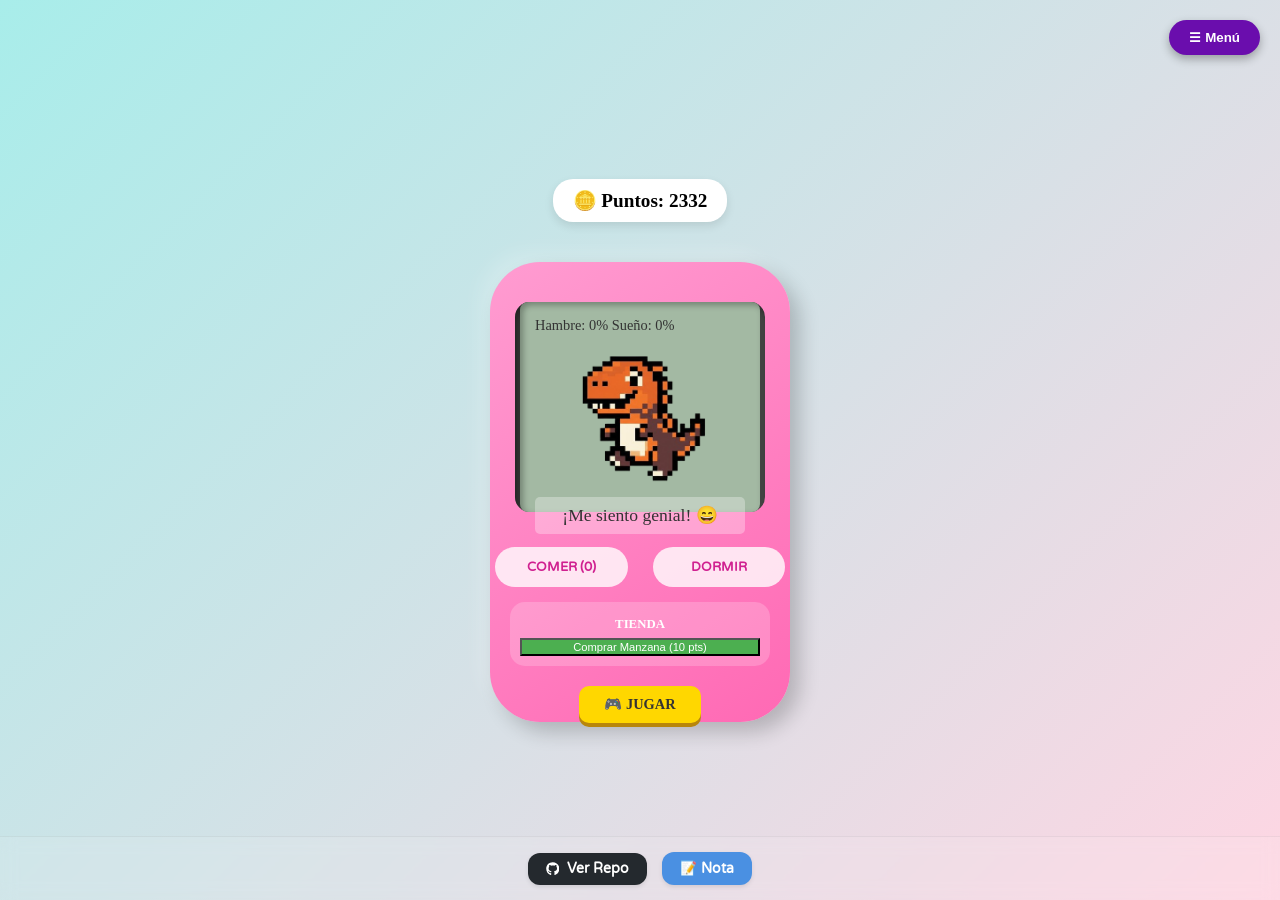
<file: index.html>
<!DOCTYPE html>
<html lang="es">
<head>
    <meta charset="UTF-8">
    <meta name="viewport" content="width=device-width, initial-scale=1.0">
    <title>Tamagotchi</title>
    <link rel="stylesheet" href="style.css">
    <link rel="icon" href="img/image.png" type="image/x-icon">
    <link href="https://fonts.googleapis.com/css2?family=Varela+Round&display=swap" rel="stylesheet">
</head>
<body>
    <div class="main-container">
        <div class="currency-display">🪙 Puntos: <span id="total-points">0</span></div>

        <div class="tamagotchi-case">
            <div class="screen-frame">
                <div class="screen">
                    <div class="stats">
                        <span>Hambre: <span id="hunger">0</span>%</span>
                        <span>Sueño: <span id="sleep">0</span>%</span>
                    </div>
                    <div class="character-container">
                        <img src="./img/image.png" alt="Tamagotchi" id="pet-image">
                    </div>
                    <div id="status-msg">¡Hola!</div>
                </div>
            </div>

            <div class="controls">
                <button onclick="feed()">COMER (<span id="food-stock">0</span>)</button>
                <button onclick="rest()">DORMIR</button>
            </div>

            <div class="shop-section">
                <h3>TIENDA</h3>
                <button onclick="buyFood()" class="buy-btn">Comprar Manzana (10 pts)</button>
            </div>

            <div class="arcade-section">
                <a href="./juego/index.html" class="arcade-button">🎮 JUGAR</a>
            </div>
        </div>
    </div>
    <script src="script.js"></script>
    <button class="menu-toggle" onclick="toggleMenu()">☰ Menú</button>

    <div id="side-menu" class="side-menu">
        <button class="close-btn" onclick="toggleMenu()">×</button>
        <h2>Navegación</h2>
        <hr>
        <a href="./index.html" class="menu-item">🏠 Volver al Tamagotchi</a>
        <a href="./juego/index.html" class="menu-item">🎮 Ir al Arcade</a>
        <a href="./juego2/index.html" class="menu-item">🎮 Tama-run</a>
        <a href="./juego3/index.html" class="menu-item">🎮 Tama-invaders (PC)</a>
        <a href="./tienda/index.html" class="menu-item">🛍️ Ir a la Tienda (PC)</a>
        <a href="./citas/index.html" class="menu-item">💕 Citas</a>
        <a href="./config/index.html" class="menu-item">⚙️ Configuración</a>
    </div>

    <div id="overlay" class="overlay" onclick="toggleMenu()"></div>
</body>
<footer class="main-footer">
    <div class="footer-content">
        <a href="https://github.com/nestoree/Proyecto-Slowcode" target="_blank" class="repo-link">
            <svg stroke="currentColor" fill="currentColor" stroke-width="0" viewBox="0 0 496 512" height="1em" width="1em" xmlns="http://www.w3.org/2000/svg"><path d="M165.9 397.4c0 2-2.3 3.6-5.2 3.6-3.3.3-5.6-1.3-5.6-3.6 0-2 2.3-3.6 5.2-3.6 3-.3 5.6 1.3 5.6 3.6zm-31.1-4.5c-.7 2 1.3 4.3 4.3 4.9 2.6 1 5.6 0 6.2-2s-1.3-4.3-4.3-5.2c-2.6-.7-5.5.3-6.2 2.3zm44.2-1.7c-2.9.7-4.9 2.6-4.6 4.9.3 2 2.9 3.3 5.9 2.6 2.9-.7 4.9-2.6 4.6-4.6-.3-1.9-3-3.2-5.9-2.9zM244.8 8C106.1 8 0 113.3 0 252c0 110.9 69.8 205.8 169.5 239.2 12.8 2.3 17.3-5.6 17.3-12.1 0-6.2-.3-40.4-.3-61.4 0 0-70 15-84.7-29.8 0 0-11.4-29.1-27.8-36.6 0 0-22.9-15.7 1.6-15.4 0 0 24.9 2 38.6 25.8 21.9 38.5 58.6 27.4 72.7 20.9 2.3-16 8.8-27.1 16-33.3-55.9-6.2-112.3-14.3-112.3-110.5 0-27.5 7.6-41.3 23.6-58.9-2.6-6.5-11.1-33.3 2.6-67.9 20.9-6.5 69 27 69 27 20-5.6 41.5-8.5 62.8-8.5s42.8 2.9 62.8 8.5c0 0 48.1-33.6 69-27 13.7 34.7 5.2 61.4 2.6 67.9 16 17.7 25.8 31.5 25.8 58.9 0 96.5-58.9 104.2-114.8 110.5 9.2 7.9 17 22.9 17 46.4 0 33.7-.3 75.4-.3 83.6 0 6.5 4.6 14.4 17.3 12.1C428.2 457.8 496 362.9 496 252 496 113.3 383.5 8 244.8 8zM97.2 352.9c-1.3 1-1 3.3.7 5.2 1.6 1.6 3.9 2.3 5.2 1 1.3-1 1-3.3-.7-5.2-1.6-1.6-3.9-2.3-5.2-1zm-10.8-8.1c-.7 1.3.3 2.9 2.3 3.9 1.6 1 3.6.7 4.3-.7.7-1.3-.3-2.9-2.3-3.9-2-.6-3.6-.3-4.3.7zm32.4 35.6c-1.6 1.3-1 4.3 1.3 6.2 2.3 2.3 5.2 2.6 6.5 1 1.3-1.3.7-4.3-1.3-6.2-2.2-2.3-5.2-2.6-6.5-1zm-11.4-14.7c-1.6 1.2-1.6 3.9 0 5.2 1.9 1.6 4.3 1.6 5.6.3 1.6-1.3 1.6-3.9 0-5.2-1.9-1.6-4.3-1.6-5.6-.3z"></path></svg>
            Ver Repo
        </a>
        <a href="./nota/index.html" target="_blank" class="repo-link nota-link">
            📝 Nota
        </a>
    </div>
</footer>
</html>
</file>
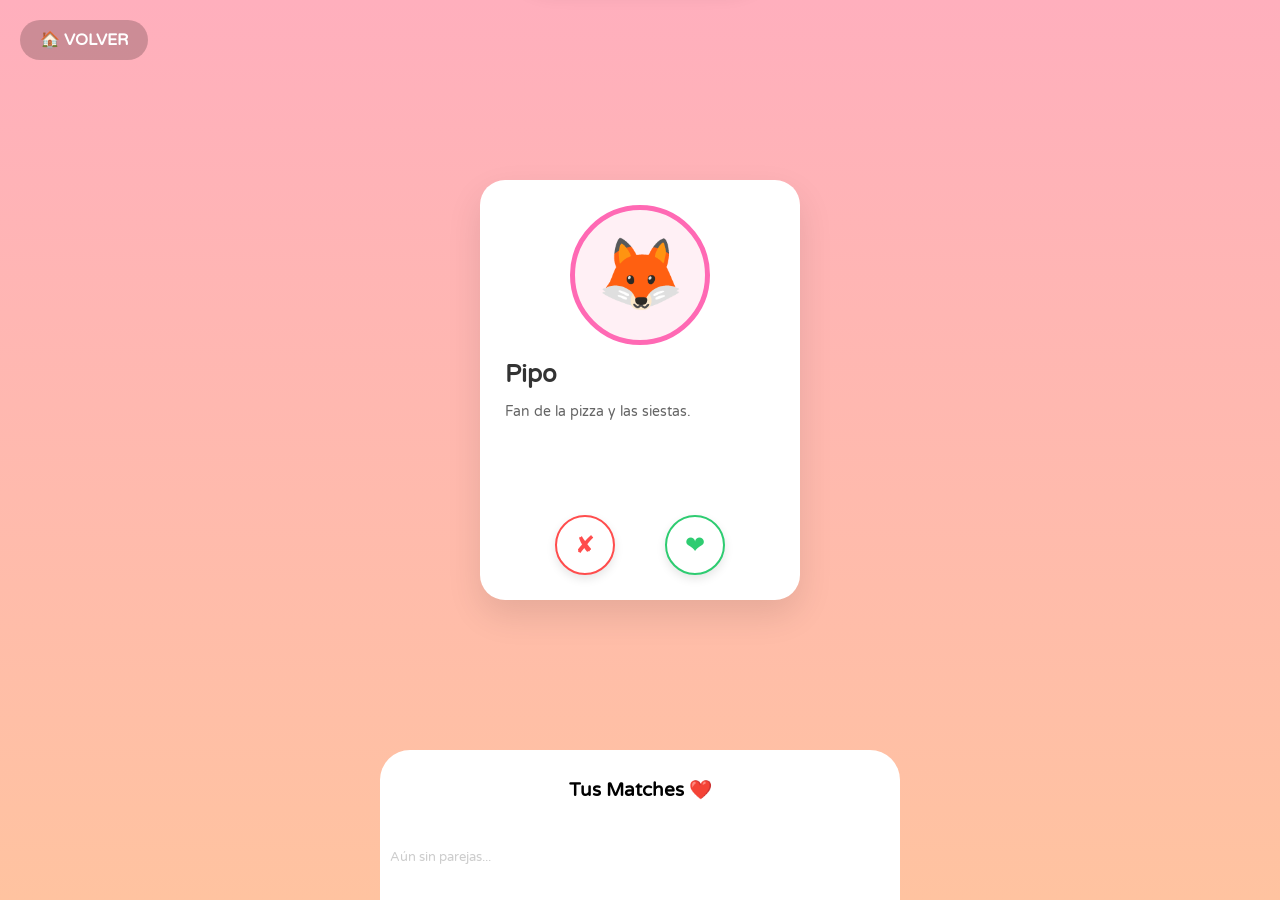
<file: citas/index.html>
<!DOCTYPE html>
<html lang="es">
<head>
    <meta charset="UTF-8">
    <meta name="viewport" content="width=device-width, initial-scale=1.0">
    <title>Tama-Match</title>
    <link rel="icon" href="../img/image.png" type="image/x-icon">
    <link href="https://fonts.googleapis.com/css2?family=Varela+Round&display=swap" rel="stylesheet">
    <style>
        :root {
            --primary: #ff69b4;
            --secondary: #ff4d4d;
            --success: #2ecc71;
            --bg-gradient: linear-gradient(180deg, #ffafbd 0%, #ffc3a0 100%);
        }

        body {
            font-family: 'Varela Round', sans-serif;
            background: var(--bg-gradient);
            display: flex;
            justify-content: center;
            align-items: center;
            min-height: 100vh;
            margin: 0;
            overflow: hidden;
        }

        /* Notificación de Match Flotante */
        #match-notification {
            position: fixed;
            top: -100px;
            left: 50%;
            transform: translateX(-50%);
            background: white;
            padding: 15px 30px;
            border-radius: 50px;
            box-shadow: 0 10px 25px rgba(0,0,0,0.2);
            z-index: 1000;
            display: flex;
            align-items: center;
            gap: 15px;
            transition: top 0.5s cubic-bezier(0.175, 0.885, 0.32, 1.275);
            border: 3px solid var(--primary);
        }
        #match-notification.show { top: 20px; }

        .back-home {
            position: fixed;
            top: 20px;
            left: 20px;
            text-decoration: none;
            color: white;
            background: rgba(0,0,0,0.2);
            padding: 10px 20px;
            border-radius: 20px;
            font-weight: bold;
            z-index: 100;
        }

        /* Tarjetas */
        .card-container {
            position: relative;
            width: 320px;
            height: 420px;
            margin-bottom: 120px;
        }

        .tinder-card {
            background: white;
            width: 100%;
            height: 100%;
            border-radius: 25px;
            box-shadow: 0 15px 35px rgba(0,0,0,0.1);
            display: flex;
            flex-direction: column;
            padding: 25px;
            box-sizing: border-box;
            position: absolute;
            transition: transform 0.5s ease, opacity 0.3s;
        }

        .profile-pic {
            width: 130px;
            height: 130px;
            margin: 0 auto;
            background: #fff0f5;
            border-radius: 50%;
            display: flex;
            justify-content: center;
            align-items: center;
            font-size: 70px;
            border: 5px solid var(--primary);
        }

        .info h2 { margin: 15px 0 5px; color: #333; }
        .info p { color: #666; font-size: 0.9em; }

        .actions {
            display: flex;
            justify-content: space-evenly;
            margin-top: auto;
        }

        .btn-action {
            width: 60px;
            height: 60px;
            border-radius: 50%;
            border: none;
            font-size: 24px;
            cursor: pointer;
            background: white;
            box-shadow: 0 4px 10px rgba(0,0,0,0.1);
            transition: transform 0.2s;
        }
        .dislike { color: var(--secondary); border: 2px solid var(--secondary); }
        .like { color: var(--success); border: 2px solid var(--success); }
        .btn-action:active { transform: scale(0.8); }

        /* Matches Drawer */
        .matches-drawer {
            position: fixed;
            bottom: 0;
            width: 100%;
            max-width: 500px;
            background: white;
            height: 130px;
            border-radius: 30px 30px 0 0;
            display: flex;
            flex-direction: column;
            align-items: center;
            padding: 10px;
        }

        .matches-list {
            display: flex;
            gap: 15px;
            overflow-x: auto;
            width: 100%;
            padding: 15px 20px;
        }

        .match-bubble {
            min-width: 60px;
            height: 60px;
            background: white;
            border-radius: 50%;
            display: flex;
            justify-content: center;
            align-items: center;
            font-size: 30px;
            border: 3px solid var(--primary);
            position: relative;
            animation: pop 0.4s cubic-bezier(0.175, 0.885, 0.32, 1.275);
        }
        .match-bubble::after {
            content: attr(data-name);
            position: absolute;
            bottom: -18px;
            font-size: 10px;
            font-weight: bold;
        }

        @keyframes pop { from { transform: scale(0); } to { transform: scale(1); } }
    </style>
</head>
<body>

    <div id="match-notification">
        <span style="font-size: 30px;">❤️</span>
        <div>
            <strong style="color: var(--primary); display: block;">¡NUEVO MATCH!</strong>
            <small id="match-name-toast">Nombre</small>
        </div>
    </div>

    <a href="../index.html" class="back-home">🏠 VOLVER</a>

    <div class="card-container">
        <div class="tinder-card" id="card">
            <div class="profile-pic" id="p-img">🐾</div>
            <div class="info">
                <h2 id="p-name">Buscando...</h2>
                <p id="p-desc">Cargando perfiles...</p>
            </div>
            <div class="actions">
                <button class="btn-action dislike" onclick="swipe('left')">✘</button>
                <button class="btn-action like" onclick="swipe('right')">❤</button>
            </div>
        </div>
    </div>

    <div class="matches-drawer">
        <h3>Tus Matches ❤️</h3>
        <div class="matches-list" id="matches-list">
            <p id="no-matches" style="color: #ccc; font-size: 0.8em; margin-top: 15px;">Aún sin parejas...</p>
        </div>
    </div>

    <script>
        const profiles = [
            { name: "Pipo", desc: "Fan de la pizza y las siestas.", img: "🦊" },
            { name: "Luna", desc: "Busco pareja para el Arcade.", img: "🐱" },
            { name: "Gerard", desc: "Experto en comer y repetir.", img: "🐼" },
            { name: "Kiki", desc: "Amo saltar tuberías.", img: "🐥" },
            { name: "Mochi", desc: "Soy un poco tímida.", img: "🐹" },
            { name: "Rex", desc: "¡Rugidos y abrazos!", img: "🦖" },
            { name: "Ali", desc: "Viajera espacial.", img: "👽" }
        ];

        let currentIndex = 0;
        let myMatches = [];

        function loadProfile() {
            const p = profiles[currentIndex];
            document.getElementById('p-name').innerText = p.name;
            document.getElementById('p-desc').innerText = p.desc;
            document.getElementById('p-img').innerText = p.img;
            
            const card = document.getElementById('card');
            card.style.transition = 'none';
            card.style.transform = 'translateX(0) rotate(0)';
            card.style.opacity = '1';
            setTimeout(() => card.style.transition = 'transform 0.5s ease, opacity 0.3s', 50);
        }

        function swipe(direction) {
            const card = document.getElementById('card');
            const profile = profiles[currentIndex];

            if (direction === 'left') {
                card.style.transform = 'translateX(-500px) rotate(-30deg)';
                card.style.opacity = '0';
            } else {
                card.style.transform = 'translateX(500px) rotate(30deg)';
                card.style.opacity = '0';
                
                // 50% de probabilidad de Match
                if (Math.random() > 0.5) {
                    handleMatch(profile);
                }
            }
            
            // Cargar siguiente inmediatamente después de la animación de salida
            setTimeout(() => {
                currentIndex = (currentIndex + 1) % profiles.length;
                loadProfile();
            }, 300);
        }

        function handleMatch(profile) {
            // Notificación visual rápida
            const toast = document.getElementById('match-notification');
            document.getElementById('match-name-toast').innerText = profile.name;
            toast.classList.add('show');
            setTimeout(() => toast.classList.remove('show'), 2500);

            // Guardar si no está repetido
            if (!myMatches.find(m => m.name === profile.name)) {
                myMatches.push(profile);
                
                const list = document.getElementById('matches-list');
                const noMatches = document.getElementById('no-matches');
                if (noMatches) noMatches.remove();

                const bubble = document.createElement('div');
                bubble.className = 'match-bubble';
                bubble.innerText = profile.img;
                bubble.setAttribute('data-name', profile.name);
                list.prepend(bubble);
            }
        }

        loadProfile();
    </script>
</body>

</html>
</file>
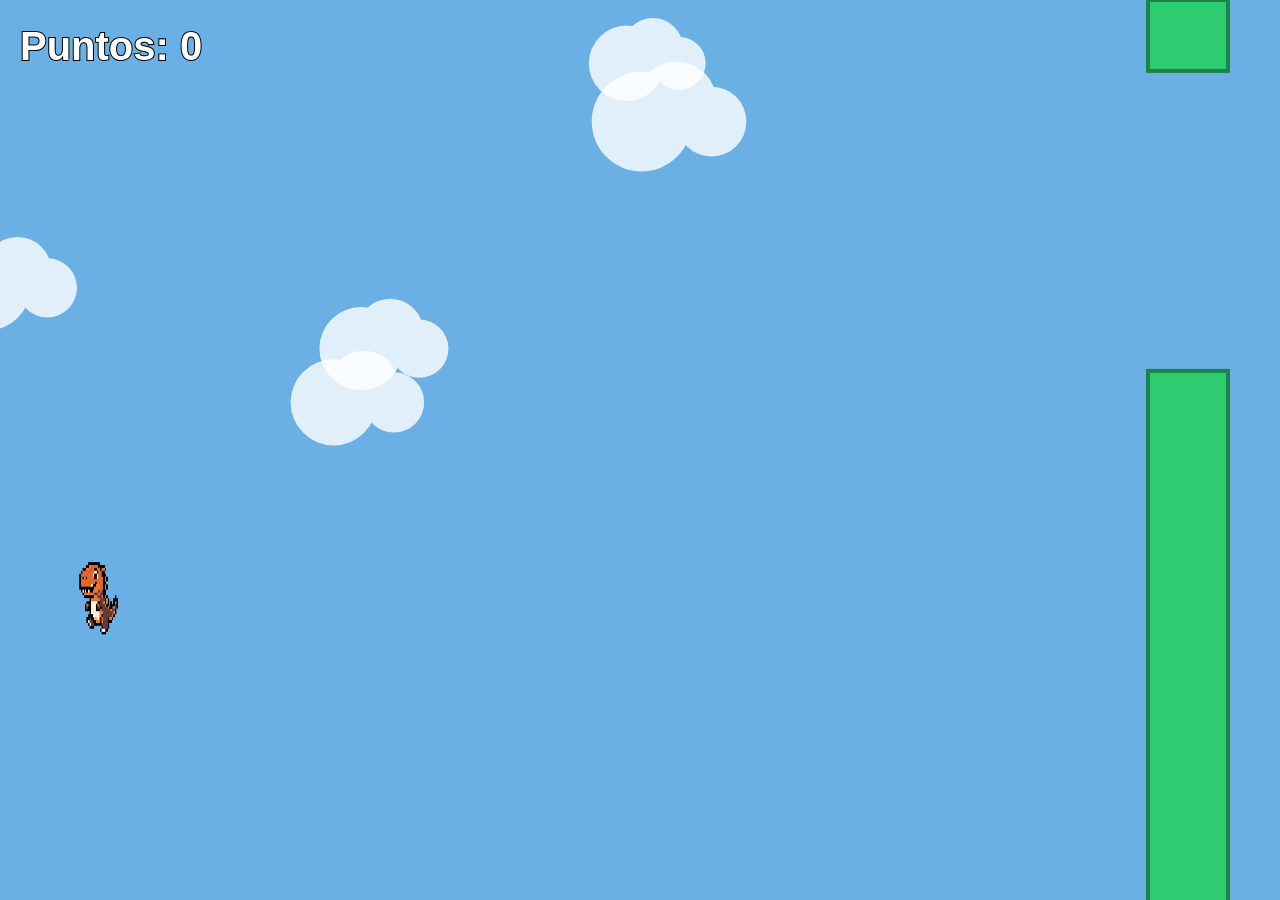
<file: juego/index.html>
<!DOCTYPE html>
<html lang="es">
<head>
    <meta charset="UTF-8">
    <meta name="viewport" content="width=device-width, initial-scale=1.0">
    <title>Flappy Tamagotchi</title>
    <link rel="icon" href="../img/image.png" type="image/x-icon">
    <link rel="stylesheet" href="style.css">
</head>
<body>
    <div class="game-wrapper">
        <canvas id="game-canvas"></canvas>
        <div id="game-over-screen" class="hidden">
            <h1>¡GAME OVER!</h1>
            <p>Puntuación: <span id="final-score">0</span></p>
            <button onclick="resetGame()">Jugar de nuevo</button>
            <a href="../index.html" class="back-link">Volver al Tamagotchi</a>
        </div>
    </div>
    <script src="script.js"></script>
</body>

</html>
</file>
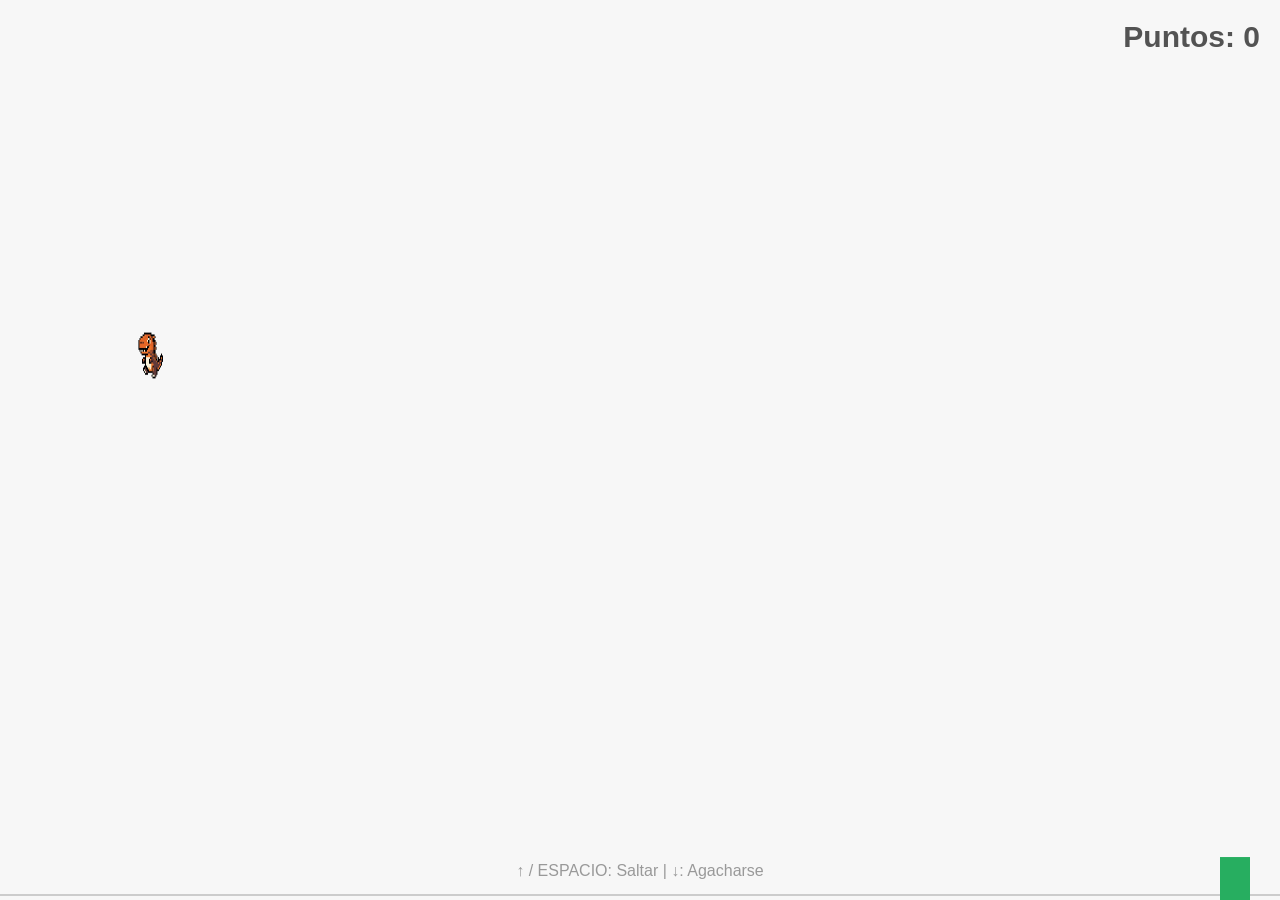
<file: juego2/index.html>
<!DOCTYPE html>
<html lang="es">
<head>
    <meta charset="UTF-8">
    <meta name="viewport" content="width=device-width, initial-scale=1.0">
    <title>Dino Tama Run - Fullscreen</title>
    <link rel="stylesheet" href="style.css">
</head>
<body>
    <div class="score-board">Puntos: <span id="score">0</span></div>
    
    <canvas id="dino-canvas"></canvas>
    
    <div id="game-over" class="hidden">
        <h1>¡GAME OVER!</h1>
        <p>Puntos ganados: <span id="final-points">0</span></p>
        <button onclick="resetGame()">REINTENTAR</button>
        <a href="../index.html" class="exit-btn">VOLVER</a>
    </div>

    <div class="instructions">
        ↑ / ESPACIO: Saltar | ↓: Agacharse
    </div>

    <script src="script.js"></script>
</body>
</html>
</file>
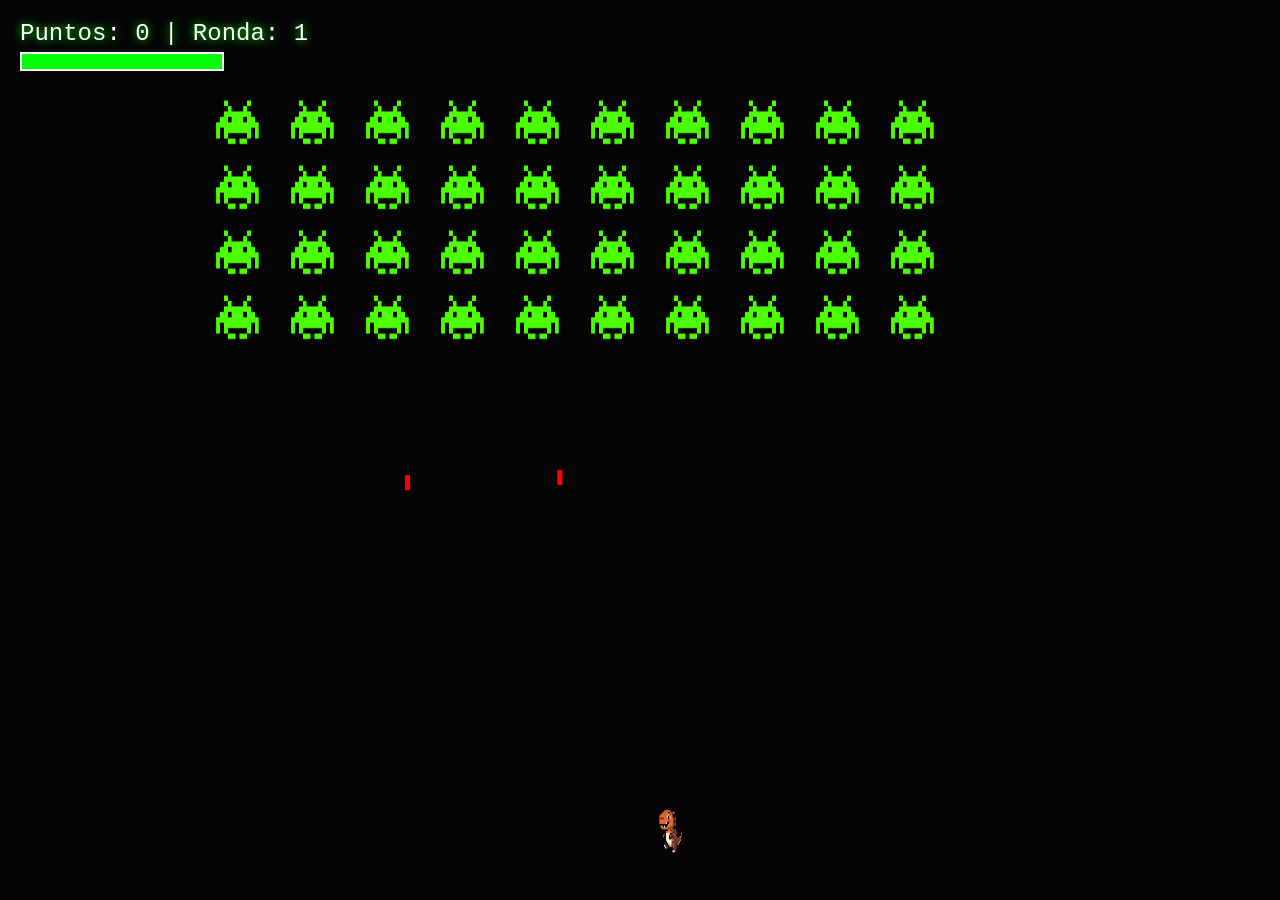
<file: juego3/index.html>
<!DOCTYPE html>
<html lang="es">
<head>
    <meta charset="UTF-8">
    <meta name="viewport" content="width=device-width, initial-scale=1.0">
    <title>Tama Invaders - Boss Edition</title>
    <link rel="stylesheet" href="style.css">
</head>
<body>
    <div class="ui">
        <div>Puntos: <span id="score">0</span> | Ronda: <span id="round">1</span></div>
        <div class="health-bar-container">
            <div id="player-health-bar" class="health-fill"></div>
        </div>
        <div id="boss-ui" class="hidden">
            <small>JEFE FINAL</small>
            <div class="health-bar-container boss">
                <div id="boss-health-bar" class="health-fill"></div>
            </div>
        </div>
    </div>

    <canvas id="gameCanvas"></canvas>

    <div id="game-over" class="hidden">
        <h1 id="result-title">¡NAVE DESTRUIDA!</h1>
        <p>Puntos totales: <span id="final-points">0</span></p>
        <button onclick="location.reload()">REINTENTAR</button>
        <a href="../index.html" class="exit-btn">VOLVER A CASA</a>
    </div>

    <script src="script.js"></script>
</body>
</html>
</file>
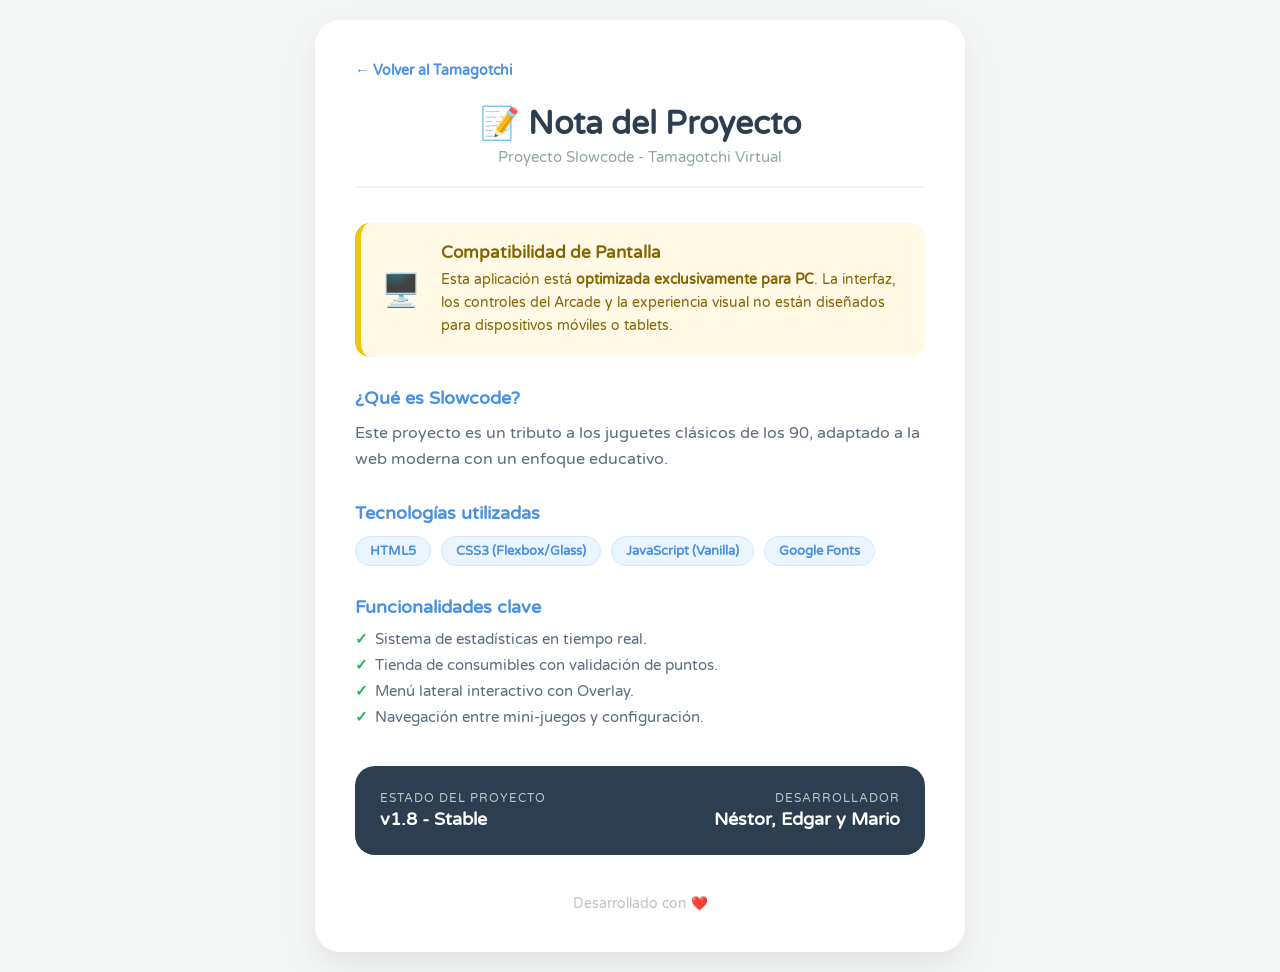
<file: nota/index.html>
<!DOCTYPE html>
<html lang="es">
<head>
    <meta charset="UTF-8">
    <meta name="viewport" content="width=device-width, initial-scale=1.0">
    <title>Nota del Proyecto - Slowcode</title>
    <link href="https://fonts.googleapis.com/css2?family=Varela+Round&display=swap" rel="stylesheet">
    <link rel="stylesheet" href="style.css">
</head>
<body>

    <div class="nota-container">
        <a href="../index.html" class="back-btn">← Volver al Tamagotchi</a>

        <header class="nota-header">
            <h1>📝 Nota del Proyecto</h1>
            <p class="subtitle">Proyecto Slowcode - Tamagotchi Virtual</p>
        </header>

        <main class="nota-content">
            <section class="info-section alert-box">
                <div class="alert-icon">🖥️</div>
                <div class="alert-text">
                    <h2>Compatibilidad de Pantalla</h2>
                    <p>Esta aplicación está <strong>optimizada exclusivamente para PC</strong>. La interfaz, los controles del Arcade y la experiencia visual no están diseñados para dispositivos móviles o tablets.</p>
                </div>
            </section>

            <section class="info-section">
                <h2>¿Qué es Slowcode?</h2>
                <p>Este proyecto es un tributo a los juguetes clásicos de los 90, adaptado a la web moderna con un enfoque educativo.</p>
            </section>

            <section class="info-section">
                <h2>Tecnologías utilizadas</h2>
                <div class="tags">
                    <span>HTML5</span>
                    <span>CSS3 (Flexbox/Glass)</span>
                    <span>JavaScript (Vanilla)</span>
                    <span>Google Fonts</span>
                </div>
            </section>

            <section class="info-section">
                <h2>Funcionalidades clave</h2>
                <ul class="features-list">
                    <li>Sistema de estadísticas en tiempo real.</li>
                    <li>Tienda de consumibles con validación de puntos.</li>
                    <li>Menú lateral interactivo con Overlay.</li>
                    <li>Navegación entre mini-juegos y configuración.</li>
                </ul>
            </section>

            <div class="grade-box">
                <div class="grade-info">
                    <span class="label">Estado del Proyecto</span>
                    <span class="value">v1.8 - Stable</span>
                </div>
                <div class="grade-info" style="text-align: right;">
                    <span class="label">Desarrollador</span>
                    <span class="value">Néstor, Edgar y Mario</span>
                </div>
            </div>
        </main>

        <footer class="nota-footer">
            <p>Desarrollado con ❤️</p>
        </footer>
    </div>

</body>
</html>
</file>
<file: style.css>
body {
    margin: 0;
    height: 100vh;
    display: flex;
    justify-content: center;
    align-items: center;
    background: linear-gradient(135deg, #a8edea 0%, #fed6e3 100%);
    position: relative; /* Importante para que el footer se base en el body */
    overflow: hidden;
}

.main-footer {
    position: absolute;
    bottom: 0;
    left: 0;
    width: 100%;
    padding: 15px 0;
    background: rgba(255, 255, 255, 0.1);
    backdrop-filter: blur(8px); /* Un poco más de blur queda elegante */
    border-top: 1px solid rgba(0, 0, 0, 0.05);
    display: flex;
    justify-content: center;
    align-items: center;
    z-index: 10;
}

.footer-content {
    display: flex;
    flex-direction: row; /* Esto los pone uno al lado del otro */
    gap: 15px; /* Espacio entre los botones */
    align-items: center;
}

.repo-link {
    display: flex;
    align-items: center;
    gap: 8px;
    text-decoration: none;
    background: #24292e;
    color: white;
    padding: 8px 18px;
    border-radius: 12px; /* Bordes un poco más cuadrados para estilo moderno */
    font-family: 'Varela Round', sans-serif;
    font-size: 0.85rem;
    font-weight: bold;
    transition: all 0.3s ease;
    box-shadow: 0 2px 4px rgba(0,0,0,0.1);
}

/* Color especial para el botón de Nota */
.nota-link {
    background: #4a90e2; /* Un azul bonito */
}

.repo-link:hover {
    transform: translateY(-3px);
    box-shadow: 0 5px 15px rgba(0,0,0,0.2);
    filter: brightness(1.1);
}

.main-container {
    display: flex;
    flex-direction: column;
    align-items: center;
    gap: 30px;
}

.tamagotchi-case {
    background: linear-gradient(145deg, #ff9cd1, #ff69b4);
    width: 300px;
    height: 420px;
    border-radius: 50px;
    box-shadow: 10px 10px 20px rgba(0,0,0,0.2), -10px -10px 20px rgba(255,255,255,0.2);
    display: flex;
    flex-direction: column;
    align-items: center;
    position: relative;
    padding-top: 40px;
    transition: transform 0.3s ease;
}

.tamagotchi-case:hover {
    transform: translateY(-5px);
}

.antenna {
    position: absolute;
    top: -50px;
    right: 50px;
    width: 25px;
    height: 60px;
    background: #ff69b4;
    border-radius: 20px;
    border: 5px solid #d02090;
    z-index: -1;
}

.screen-frame {
    background: #444;
    width: 250px;
    height: 220px;
    border-radius: 15px;
    display: flex;
    justify-content: center;
    align-items: center;
    box-shadow: inset 5px 5px 10px rgba(0,0,0,0.5);
    margin-bottom: 30px;
}

.screen {
    background-color: #a3b9a3; /* Tono LCD sutil */
    width: 210px;
    height: 180px;
    border-radius: 8px;
    padding: 15px;
    box-shadow: inset 3px 3px 6px rgba(0,0,0,0.3);
    display: flex;
    flex-direction: column;
    justify-content: space-between;
}

.header {
    text-align: center;
    font-size: 1.1em;
    font-weight: bold;
    color: #333;
    border-bottom: 2px solid #333;
    padding-bottom: 5px;
}

.stats {
    font-size: 0.9em;
    color: #333;
}

.stat-bar {
    display: flex;
    justify-content: space-between;
    margin-bottom: 4px;
}

.character-container {
    flex-grow: 1;
    display: flex;
    justify-content: center;
    align-items: center;
}

#pet-image {
    width: 300px; /* Ajusta esto según tu imagen original */
    /*animation: floating 2s ease-in-out infinite;*/
}

@keyframes floating {
    0%, 100% { transform: translateY(0); }
    50% { transform: translateY(-10px); }
}

#status-msg {
    color: #333;
    font-size: 1.1em;
    text-align: center;
    background: rgba(255, 255, 255, 0.3);
    padding: 8px;
    border-radius: 5px;
}

.controls button {
    background: rgba(255, 255, 255, 0.8);
    border: none;
    padding: 12px 20px;
    margin: 5px;
    cursor: pointer;
    border-radius: 25px;
    font-weight: bold;
    color: #d02090;
    transition: background 0.2s, transform 0.1s;
    font-family: 'Varela Round', sans-serif;
    text-transform: uppercase;
}

.controls button:hover {
    background: white;
}

.controls button:active {
    transform: scale(0.95);
    background: rgba(255, 255, 255, 0.6);
}

/* Sección del Arcade */
.arcade-section {
    display: flex;
    flex-direction: column;
    align-items: center;
    gap: 10px;
}

.arcade-button {
    background-color: #6a0dad;
    color: white;
    text-decoration: none;
    padding: 15px 30px;
    font-size: 1.2em;
    font-weight: bold;
    border-radius: 50px;
    box-shadow: 0 6px 0 #4a0982;
    transition: background 0.2s, transform 0.1s, box-shadow 0.1s;
    text-transform: uppercase;
}

.arcade-button:hover {
    background-color: #7b1fa2;
}

.arcade-button:active {
    transform: translateY(4px);
    box-shadow: 0 2px 0 #4a0982;
}

.arcade-section p {
    color: #777;
    margin: 0;
}
/* Contenedor de botones alrededor de la pantalla */
.controls {
    display: grid;
    grid-template-columns: 1fr 1fr; /* Dos columnas */
    gap: 15px;
    width: 100%;
    padding: 0 20px;
}

/* El botón de Arcade ahora está integrado en la carcasa abajo */
.arcade-section {
    margin-top: 20px;
}

.arcade-button {
    background-color: #ffd700; /* Dorado para que resalte */
    color: #333;
    padding: 10px 25px;
    font-size: 0.9em;
    border-radius: 10px;
    box-shadow: 0 4px 0 #b8860b;
}

.buy-btn {
    background: #4caf50 !important;
    color: white !important;
    font-size: 0.7em !important;
    width: 100%;
}

.shop-section h3 { margin: 5px 0; font-size: 0.8em; color: white; }

.shop-section {
    background: rgba(255, 255, 255, 0.2);
    padding: 10px;
    border-radius: 15px;
    margin-top: 10px;
    width: 80%;
    text-align: center;
}

.currency-display {
    background: #fff;
    padding: 10px 20px;
    border-radius: 20px;
    font-weight: bold;
    box-shadow: 0 4px 10px rgba(0,0,0,0.1);
    margin-bottom: 10px;
    font-size: 1.2em;
}
/* Botón circular flotante */
.menu-toggle {
    position: fixed;
    top: 20px;
    right: 20px;
    z-index: 1000;
    padding: 10px 20px;
    background: #6a0dad;
    color: white;
    border: none;
    border-radius: 30px;
    cursor: pointer;
    font-weight: bold;
    box-shadow: 0 4px 10px rgba(0,0,0,0.3);
}

/* El panel lateral */
.side-menu {
    height: 100%;
    width: 0; /* Empieza cerrado */
    position: fixed;
    z-index: 2000;
    top: 0;
    right: 0;
    background-color: #1a1a1a;
    overflow-x: hidden;
    transition: 0.4s; /* Animación de apertura */
    padding-top: 60px;
    display: flex;
    flex-direction: column;
    box-shadow: -5px 0 15px rgba(0,0,0,0.5);
}

.side-menu h2 {
    color: white;
    text-align: center;
    font-size: 1.5em;
}

/* Botones dentro del menú */
.menu-item {
    padding: 15px 25px;
    text-decoration: none;
    font-size: 1.1em;
    color: #ccc;
    display: block;
    transition: 0.3s;
    border-bottom: 1px solid #333;
}

.menu-item:hover {
    color: white;
    background-color: #333;
    padding-left: 35px;
}

/* Botón de cerrar (X) */
.close-btn {
    position: absolute;
    top: 10px;
    left: 20px;
    font-size: 36px;
    background: none;
    border: none;
    color: white;
    cursor: pointer;
}

/* Capa oscura de fondo */
.overlay {
    display: none;
    position: fixed;
    top: 0;
    left: 0;
    width: 100%;
    height: 100%;
    background: rgba(0,0,0,0.7);
    z-index: 1500;
}
</file>
<file: juego/style.css>
body, html {
    margin: 0;
    padding: 0;
    width: 100%;
    height: 100%;
    overflow: hidden; /* Quita barras de scroll */
    background-color: #000;
}

.game-wrapper {
    width: 100vw;
    height: 100vh;
}

#game-canvas {
    display: block; /* Quita espacios extra */
    background: linear-gradient(to bottom, #6ab0e5, #ffffff);
}

/* Pantalla de Game Over */
#game-over-screen {
    position: absolute;
    top: 0;
    left: 0;
    width: 100%;
    height: 100%;
    background: rgba(0,0,0,0.8);
    display: flex;
    flex-direction: column;
    justify-content: center;
    align-items: center;
    color: white;
    z-index: 10;
}

#game-over-screen.hidden {
    display: none;
}

#game-over-screen h1 {
    font-size: 3em;
    margin-bottom: 0.5em;
    color: #ff3333;
}

#game-over-screen button {
    background: #6a0dad;
    color: white;
    border: none;
    padding: 10px 20px;
    font-size: 1.2em;
    border-radius: 5px;
    cursor: pointer;
    margin-bottom: 20px;
}

#game-over-screen button:hover {
    background: #7b1fa2;
}

.back-link {
    color: #aaa;
    text-decoration: none;
}
</file>
<file: juego2/style.css>
body, html {
    margin: 0;
    padding: 0;
    width: 100%;
    height: 100%;
    overflow: hidden;
    background-color: #f7f7f7;
    font-family: Arial, sans-serif;
}

canvas {
    display: block;
    width: 100vw;
    height: 100vh;
}

.score-board {
    position: fixed;
    top: 20px;
    right: 20px;
    font-size: 30px;
    font-weight: bold;
    color: #535353;
    z-index: 5;
}

#game-over {
    position: fixed;
    top: 50%;
    left: 50%;
    transform: translate(-50%, -50%);
    background: rgba(255, 255, 255, 0.95);
    padding: 40px;
    border-radius: 20px;
    text-align: center;
    box-shadow: 0 10px 30px rgba(0,0,0,0.2);
    z-index: 10;
}

.hidden { display: none; }

.instructions {
    position: fixed;
    bottom: 20px;
    left: 50%;
    transform: translateX(-50%);
    color: #999;
}

button, .exit-btn {
    padding: 15px 30px;
    margin: 10px;
    cursor: pointer;
    background: #535353;
    color: white;
    border: none;
    border-radius: 10px;
    text-decoration: none;
    display: inline-block;
    font-weight: bold;
}
</file>
<file: juego3/style.css>
body, html {
    margin: 0;
    padding: 0;
    width: 100%;
    height: 100%;
    overflow: hidden;
    background-color: #050505;
    color: white;
    font-family: 'Courier New', Courier, monospace;
}

canvas {
    display: block;
}

.ui {
    position: fixed;
    top: 20px;
    left: 20px;
    font-size: 24px;
    z-index: 10;
    text-shadow: 0 0 10px #00ff00;
}

#game-over {
    position: fixed;
    top: 50%;
    left: 50%;
    transform: translate(-50%, -50%);
    background: rgba(20, 20, 20, 0.9);
    padding: 40px;
    border: 2px solid #00ff00;
    border-radius: 10px;
    text-align: center;
    z-index: 20;
}

.hidden { display: none; }

button, .exit-btn {
    padding: 10px 20px;
    margin: 10px;
    cursor: pointer;
    background: #00ff00;
    color: black;
    border: none;
    font-weight: bold;
    text-decoration: none;
    display: inline-block;
}

.health-bar-container {
    width: 200px;
    height: 15px;
    background: #444;
    border: 2px solid #fff;
    margin-top: 5px;
}
.health-fill {
    width: 100%;
    height: 100%;
    background: #00ff00;
    transition: width 0.2s;
}
.boss { width: 300px; border-color: #ff0000; }
.boss .health-fill { background: #ff0000; }
#boss-ui { margin-top: 10px; color: #ff0000; font-weight: bold; }
</file>
<file: nota/style.css>
/* Reset básico */
/* darkshogun2008 */
* {
    box-sizing: border-box;
    margin: 0;
    padding: 0;
}

body {
    background-color: #f4f7f6; /* Gris azulado muy suave */
    font-family: 'Varela Round', sans-serif;
    display: flex;
    justify-content: center;
    align-items: center;
    min-height: 100vh;
    color: #333;
    padding: 20px;
}

/* Contenedor Principal */
.nota-container {
    background: white;
    width: 100%;
    max-width: 650px;
    padding: 40px;
    border-radius: 25px;
    box-shadow: 0 15px 35px rgba(0,0,0,0.08);
    position: relative;
    animation: slideUp 0.6s ease-out;
}

@keyframes slideUp {
    from { opacity: 0; transform: translateY(30px); }
    to { opacity: 1; transform: translateY(0); }
}

/* Botón Volver */
.back-btn {
    text-decoration: none;
    color: #4a90e2;
    font-size: 0.9rem;
    font-weight: bold;
    display: inline-block;
    margin-bottom: 25px;
    transition: all 0.2s ease;
}

.back-btn:hover {
    transform: translateX(-5px);
    color: #2a6dbd;
}

/* Cabecera */
.nota-header {
    text-align: center;
    margin-bottom: 35px;
    padding-bottom: 20px;
    border-bottom: 2px solid #f0f2f5;
}

.nota-header h1 {
    font-size: 2rem;
    color: #2c3e50;
    margin-bottom: 5px;
}

.subtitle {
    color: #95a5a6;
    font-size: 0.95rem;
}

/* Secciones de contenido */
.info-section {
    margin-bottom: 30px;
}

.info-section h2 {
    font-size: 1.15rem;
    color: #4a90e2;
    margin-bottom: 12px;
}

.info-section p {
    font-size: 1rem;
    line-height: 1.6;
    color: #5d6d7e;
}

/* Lista de funcionalidades */
.features-list {
    list-style: none;
}

.features-list li {
    font-size: 0.95rem;
    color: #5d6d7e;
    margin-bottom: 8px;
    padding-left: 20px;
    position: relative;
}

.features-list li::before {
    content: "✓";
    position: absolute;
    left: 0;
    color: #27ae60;
    font-weight: bold;
}

/* Caja de Alerta PC */
.alert-box {
    display: flex;
    align-items: center;
    gap: 20px;
    background: #fff9e6; 
    padding: 20px;
    border-radius: 15px;
    border-left: 6px solid #f1c40f;
}

.alert-icon {
    font-size: 2rem;
}

.alert-text h2 {
    color: #856404 !important;
    margin: 0 0 5px 0;
    font-size: 1.05rem;
}

.alert-text p {
    font-size: 0.9rem;
    color: #856404;
    margin: 0;
}

/* Tags de tecnología */
.tags {
    display: flex;
    gap: 10px;
    flex-wrap: wrap;
    margin-top: 10px;
}

.tags span {
    background: #ebf5ff;
    color: #4a90e2;
    padding: 6px 14px;
    border-radius: 20px;
    font-size: 0.8rem;
    font-weight: bold;
    border: 1px solid #d1e9ff;
}

/* Caja de Grado/Estado */
.grade-box {
    background: #2c3e50;
    color: white;
    padding: 25px;
    border-radius: 20px;
    display: flex;
    justify-content: space-between;
    margin-top: 40px;
}

.grade-info {
    display: flex;
    flex-direction: column;
}

.grade-info .label {
    font-size: 0.75rem;
    text-transform: uppercase;
    letter-spacing: 1px;
    opacity: 0.7;
    margin-bottom: 4px;
}

.grade-info .value {
    font-weight: bold;
    font-size: 1.1rem;
}

/* Footer de la nota */
.nota-footer {
    text-align: center;
    margin-top: 40px;
    font-size: 0.85rem;
    color: #bdc3c7;
}
</file>
